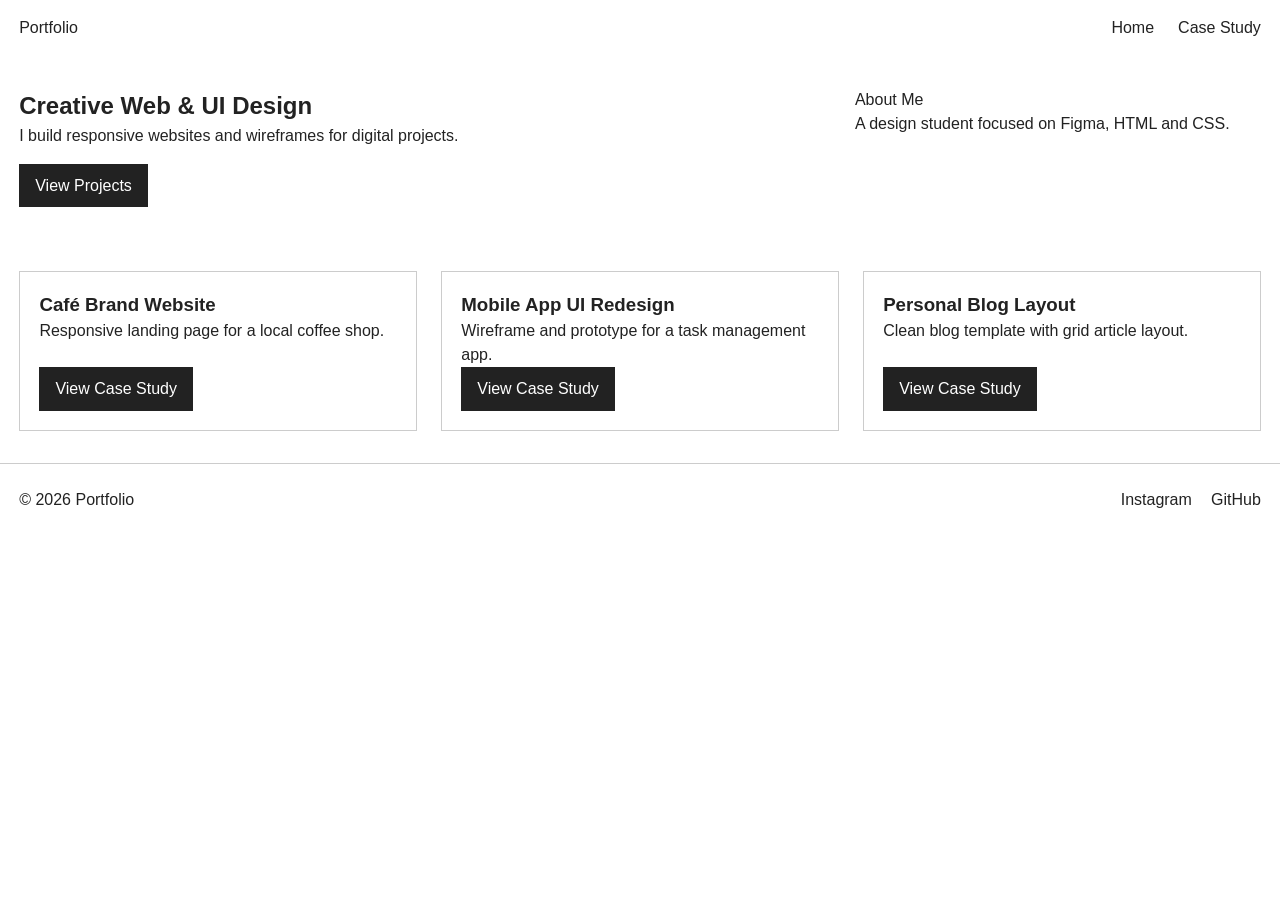
<file: index.html>
<!DOCTYPE html>
<html lang="en">
<head>
    <meta charset="UTF-8">
    <meta name="viewport" content="width=device-width, initial-scale=1.0">
    <title>Portfolio | Home</title>
    <link rel="stylesheet" href="css/style.css">
</head>
<body>
    <header class="site-header">
        <div class="logo">Portfolio</div>
        <nav>
            <ul class="nav-list">
                <li><a href="index.html">Home</a></li>
                <li><a href="detail.html">Case Study</a></li>
            </ul>
        </nav>
    </header>

    <main>
        <section class="hero-grid">
            <div class="hero-content">
                <h1>Creative Web & UI Design</h1>
                <p>I build responsive websites and wireframes for digital projects.</p>
                <a href="#projects" class="btn">View Projects</a>
            </div>
            <div class="hero-sidebar">
                <p>About Me</p>
                <p>A design student focused on Figma, HTML and CSS.</p>
            </div>
        </section>

        <section id="projects" class="card-gallery">
            <div class="card">
                <h3>Café Brand Website</h3>
                <p>Responsive landing page for a local coffee shop.</p>
                <a href="detail.html" class="btn">View Case Study</a>
            </div>
            <div class="card">
                <h3>Mobile App UI Redesign</h3>
                <p>Wireframe and prototype for a task management app.</p>
                <a href="detail.html" class="btn">View Case Study</a>
            </div>
            <div class="card">
                <h3>Personal Blog Layout</h3>
                <p>Clean blog template with grid article layout.</p>
                <a href="detail.html" class="btn">View Case Study</a>
            </div>
        </section>
    </main>

    <footer class="site-footer">
        <p>&copy; 2026 Portfolio</p>
        <ul class="footer-links">
            <li><a href="#">Instagram</a></li>
            <li><a href="#">GitHub</a></li>
        </ul>
    </footer>
</body>
</html>
</file>
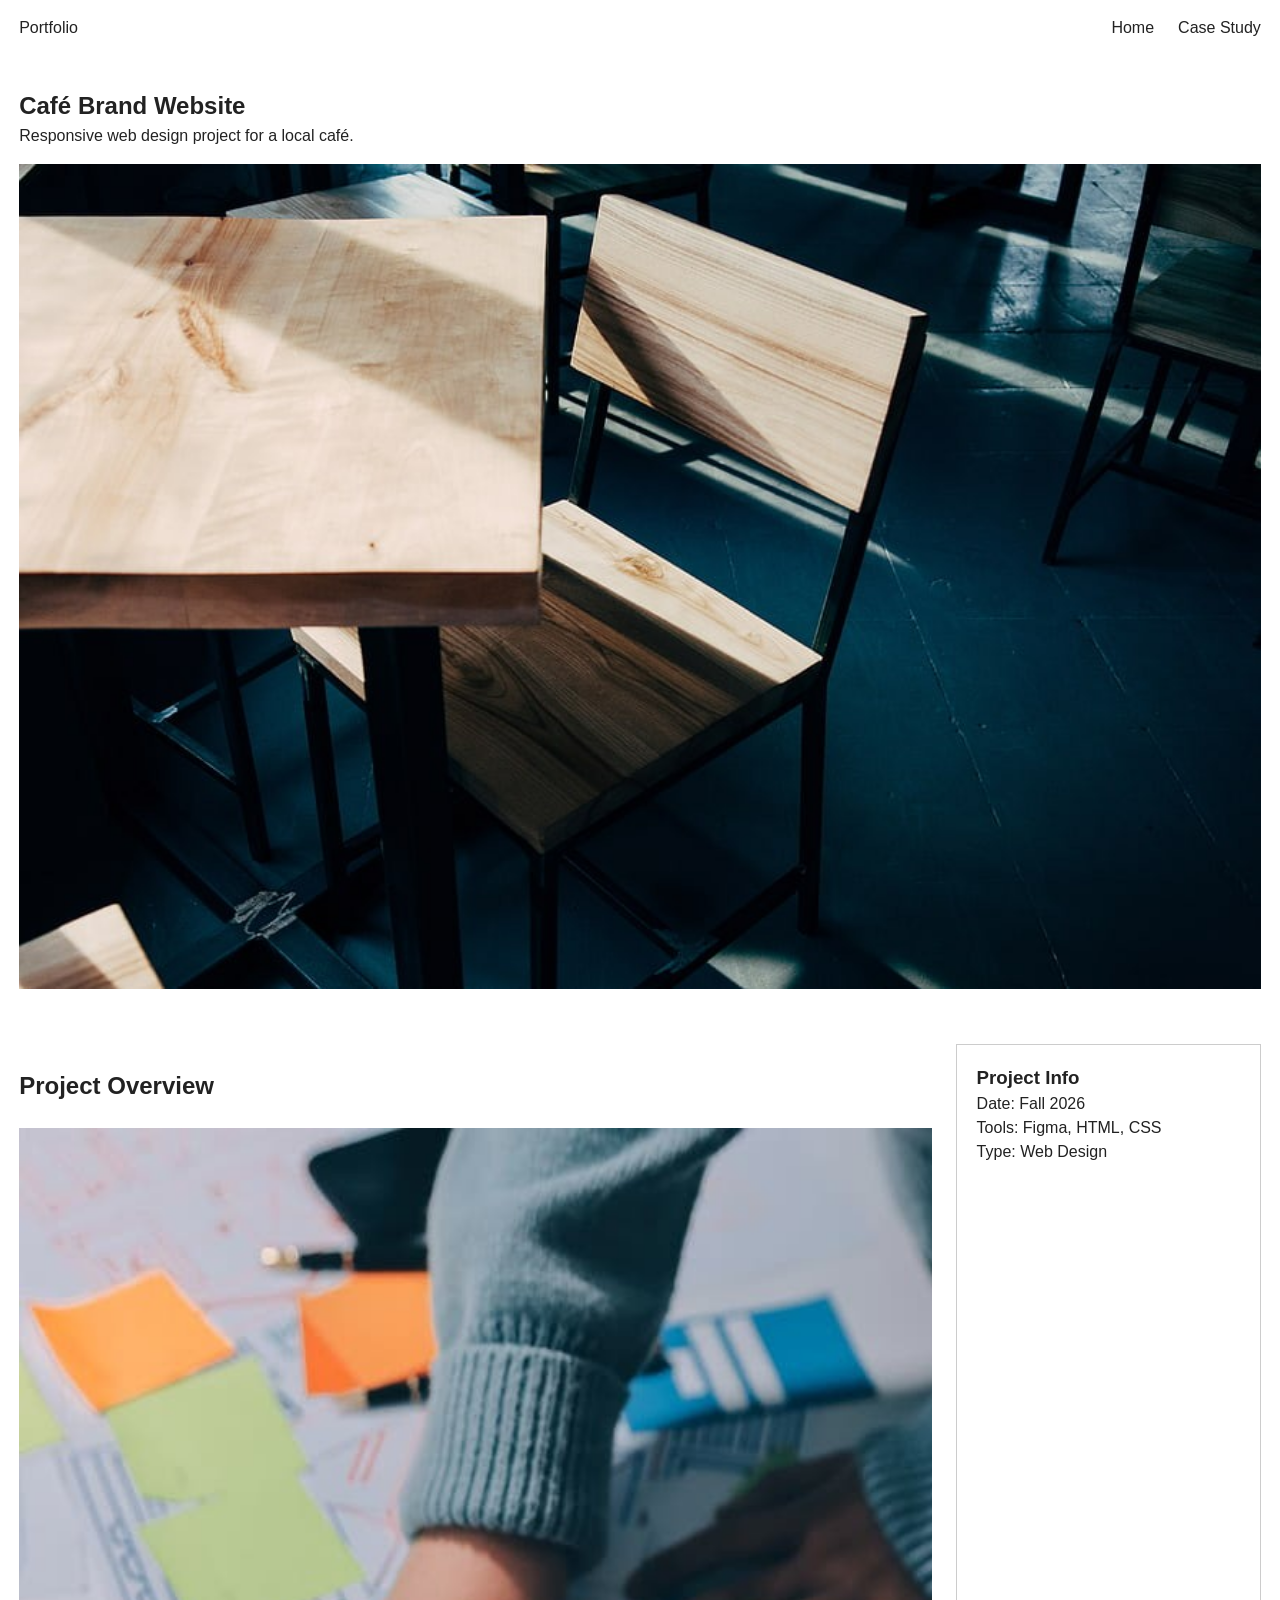
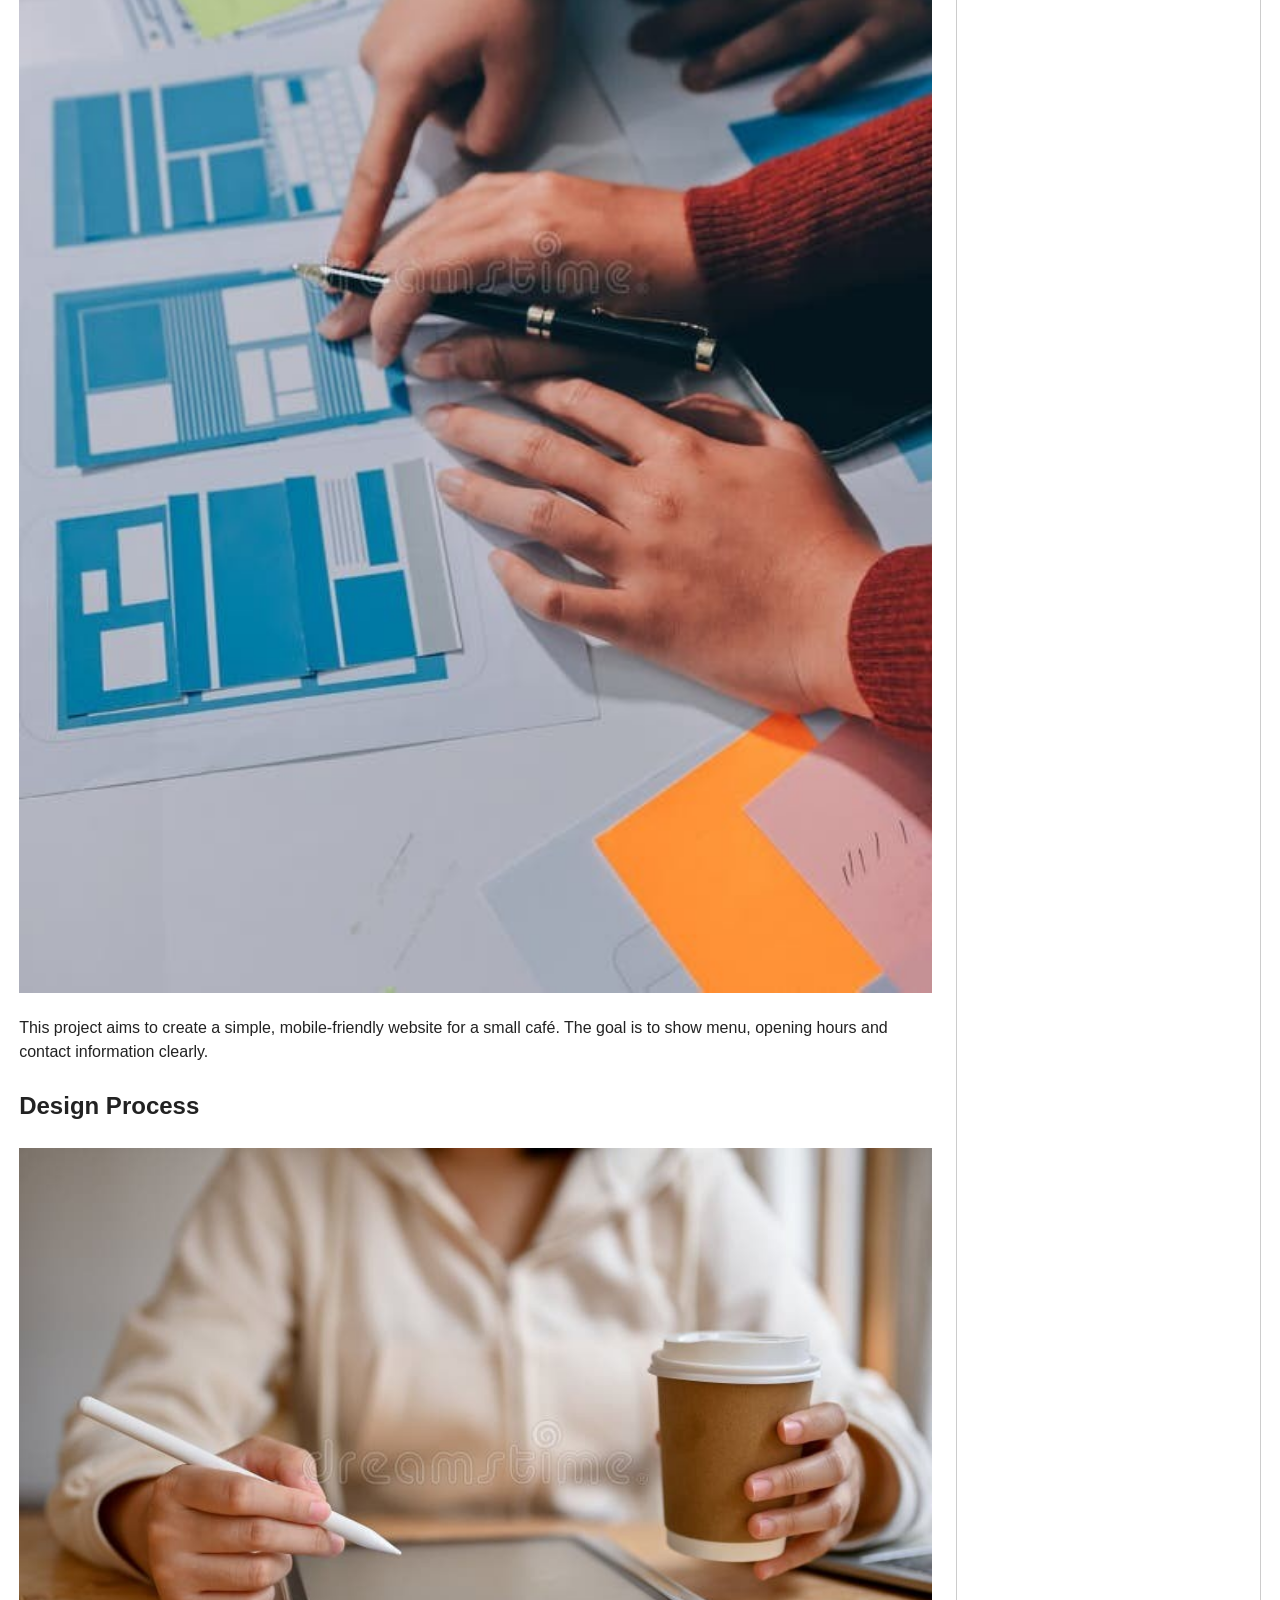
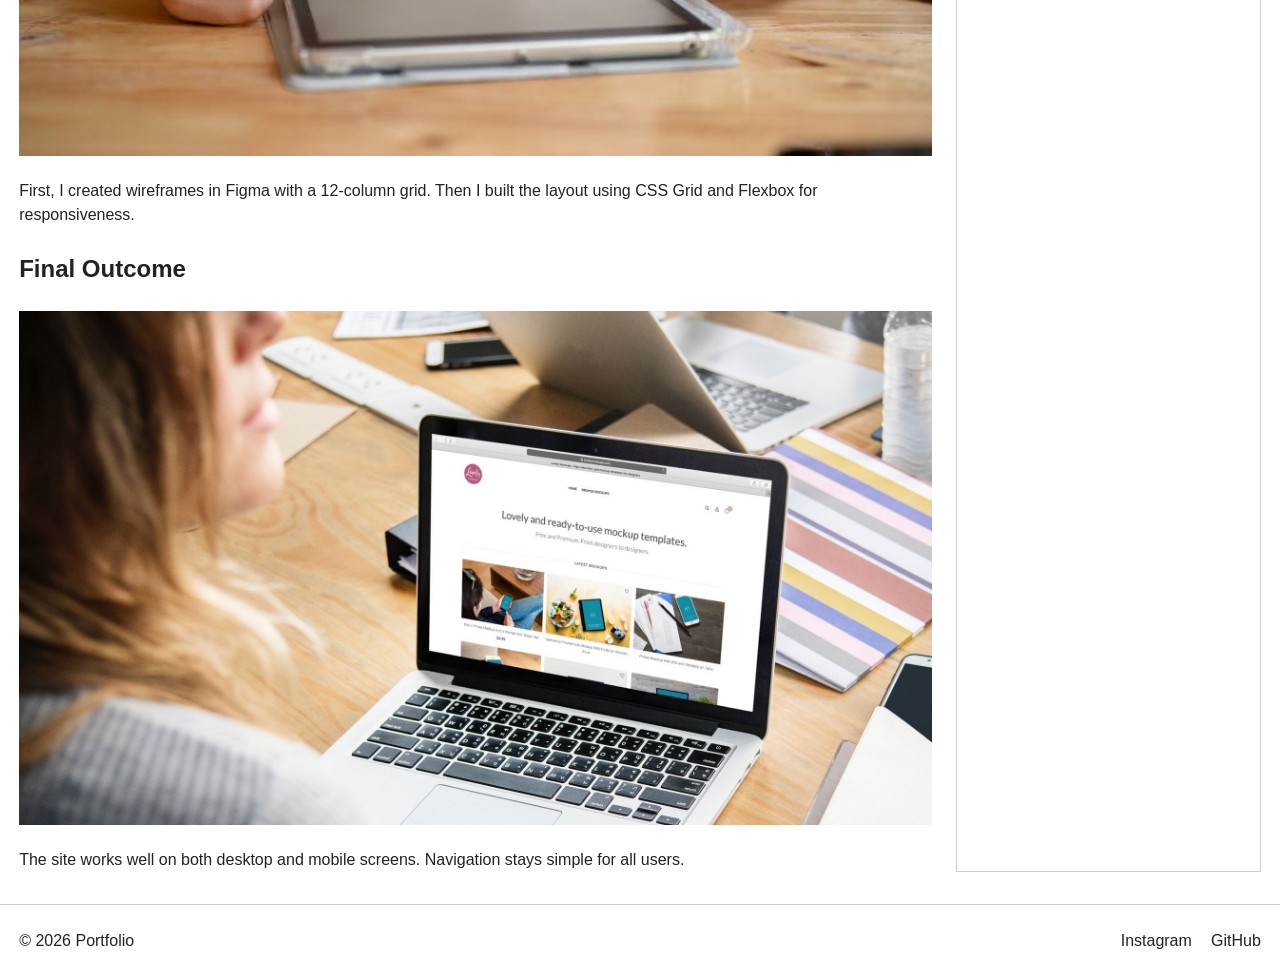
<file: detail.html>
<!DOCTYPE html>
<html lang="en">
<head>
    <meta charset="UTF-8">
    <meta name="viewport" content="width=device-width, initial-scale=1.0">
    <title>Portfolio | Case Study</title>
    <link rel="stylesheet" href="css/style.css">
</head>
<body>
    <header class="site-header">
        <div class="logo">Portfolio</div>
        <nav>
            <ul class="nav-list">
                <li><a href="index.html">Home</a></li>
                <li><a href="detail.html">Case Study</a></li>
            </ul>
        </nav>
    </header>
    <main>
        <section class="detail-hero">
            <h1>Café Brand Website</h1>
            <p>Responsive web design project for a local café.</p>
            <img src="assets/cafe-cover.jpg" alt="Café website cover preview">
        </section>
        <section class="content-grid">
            <article class="main-content">
                <h2>Project Overview</h2>
                <img src="assets/overview-img.jpg" alt="Project overview wireframe">
                <p>This project aims to create a simple, mobile-friendly website for a small café. The goal is to show menu, opening hours and contact information clearly.</p>
                <h2>Design Process</h2>
                <img src="assets/process-img.jpg" alt="Design process sketch">
                <p>First, I created wireframes in Figma with a 12-column grid. Then I built the layout using CSS Grid and Flexbox for responsiveness.</p>
                <h2>Final Outcome</h2>
                <img src="assets/final-img.jpg" alt="Final website screenshot">
                <p>The site works well on both desktop and mobile screens. Navigation stays simple for all users.</p>
            </article>
            <aside class="meta-sidebar">
                <h3>Project Info</h3>
                <p>Date: Fall 2026</p>
                <p>Tools: Figma, HTML, CSS</p>
                <p>Type: Web Design</p>
            </aside>
        </section>
    </main>
    <footer class="site-footer">
        <p>&copy; 2026 Portfolio</p>
        <ul class="footer-links">
            <li><a href="#">Instagram</a></li>
            <li><a href="#">GitHub</a></li>
        </ul>
    </footer>
</body>
</html>
</file>
<file: css/style.css>
* {
    margin: 0;
    padding: 0;
    box-sizing: border-box;
}
body {
    font-family: sans-serif;
    line-height: 1.5;
    color: #222;
}
ul {
    list-style: none;
}
a {
    text-decoration: none;
    color: inherit;
}
.btn {
    display: inline-block;
    padding: 0.6rem 1rem;
    background: #222;
    color: white;
    margin-top: 1rem;
}
.site-header {
    display: flex;
    justify-content: space-between;
    align-items: center;
    padding: 1rem 1.2rem;
}
.nav-list {
    display: flex;
    gap: 1.5rem;
}
.hero-grid {
    padding: 2rem 1.2rem;
    display: grid;
    gap: 1.5rem;
}
.card-gallery {
    padding: 2rem 1.2rem;
    display: grid;
    gap: 1.5rem;
}
.card {
    border: 1px solid #ccc;
    padding: 1.2rem;
    display: flex;
    flex-direction: column;
}
.card .btn {
    align-self: flex-start;
    margin-top: auto;
}
.detail-hero {
    padding: 2rem 1.2rem;
}
.content-grid {
    padding: 0 1.2rem 2rem;
    display: grid;
    gap: 1.5rem;
}
.main-content h2 {
    margin-top: 1.5rem;
    margin-bottom: 0.5rem;
}
.meta-sidebar {
    border: 1px solid #ccc;
    padding: 1.2rem;
}
.site-footer {
    display: flex;
    flex-direction: column;
    gap: 1rem;
    padding: 1.5rem 1.2rem;
    border-top: 1px solid #ccc;
}
.footer-links {
    display: flex;
    gap: 1.2rem;
}
@media (min-width:768px) {
    .hero-grid {
        grid-template-columns: 2fr 1fr;
    }
    .card-gallery {
        grid-template-columns: repeat(auto-fit, minmax(280px, 1fr));
    }
    .content-grid {
        grid-template-columns: 3fr 1fr;
    }
    .site-footer {
        flex-direction: row;
        justify-content: space-between;
        align-items: center;
    }
}
.detail-hero img,
.main-content img {
    width: 100%;
    height: auto;
    margin: 1rem 0;
}
.card img {
    width: 100%;
    height: auto;
    margin-bottom: 1rem;
}
</file>
